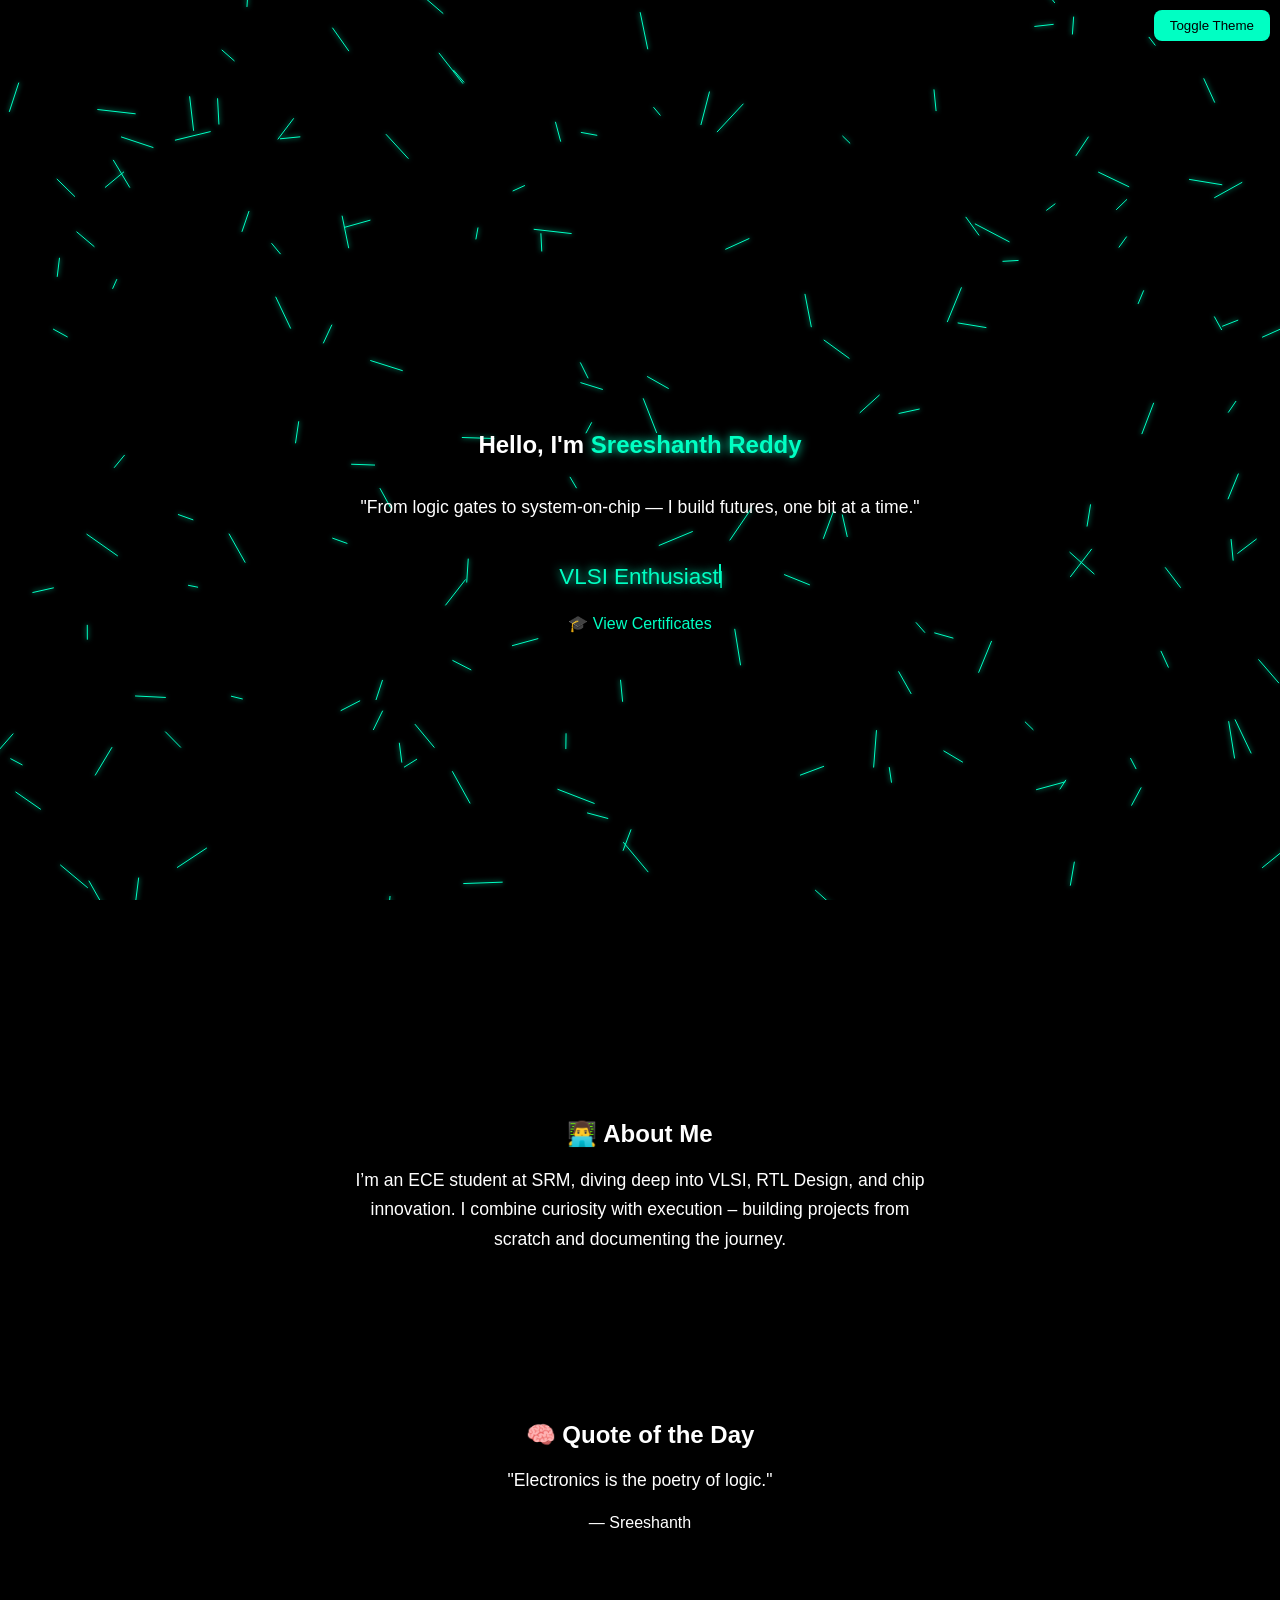
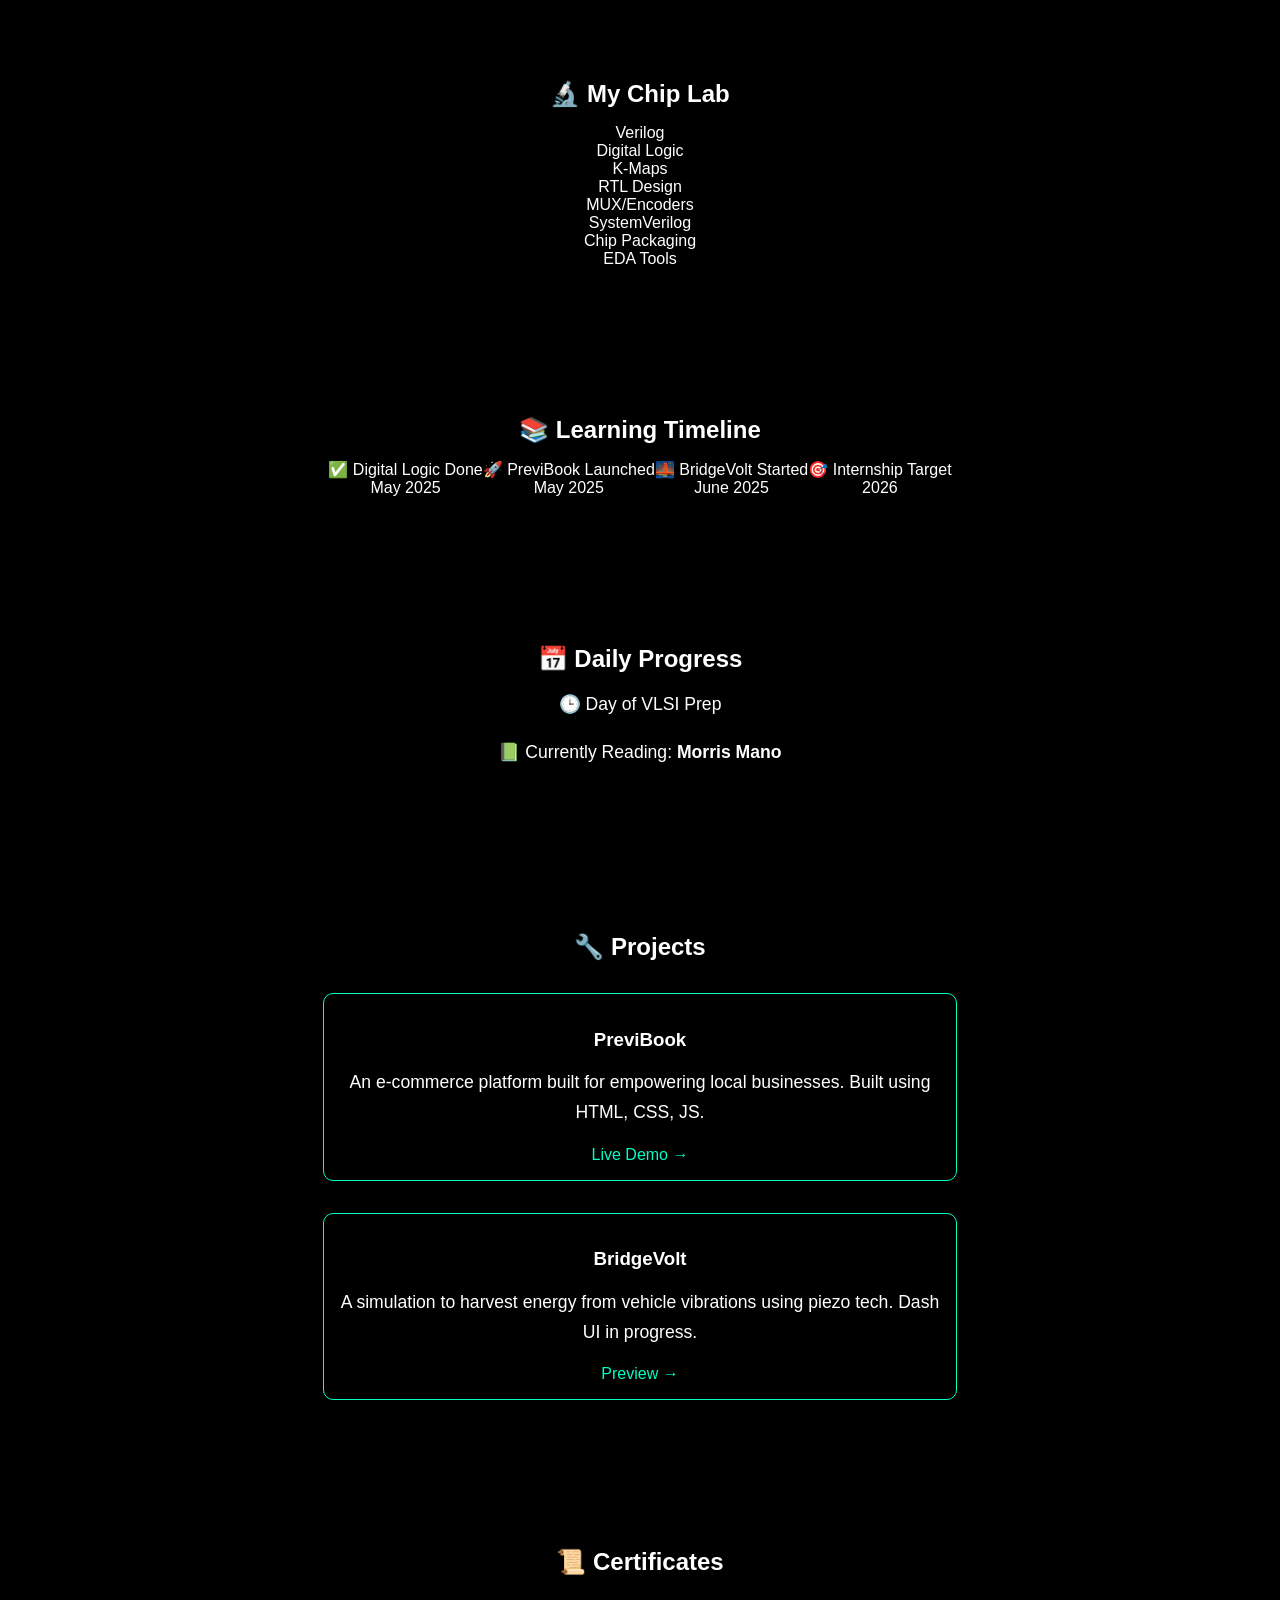
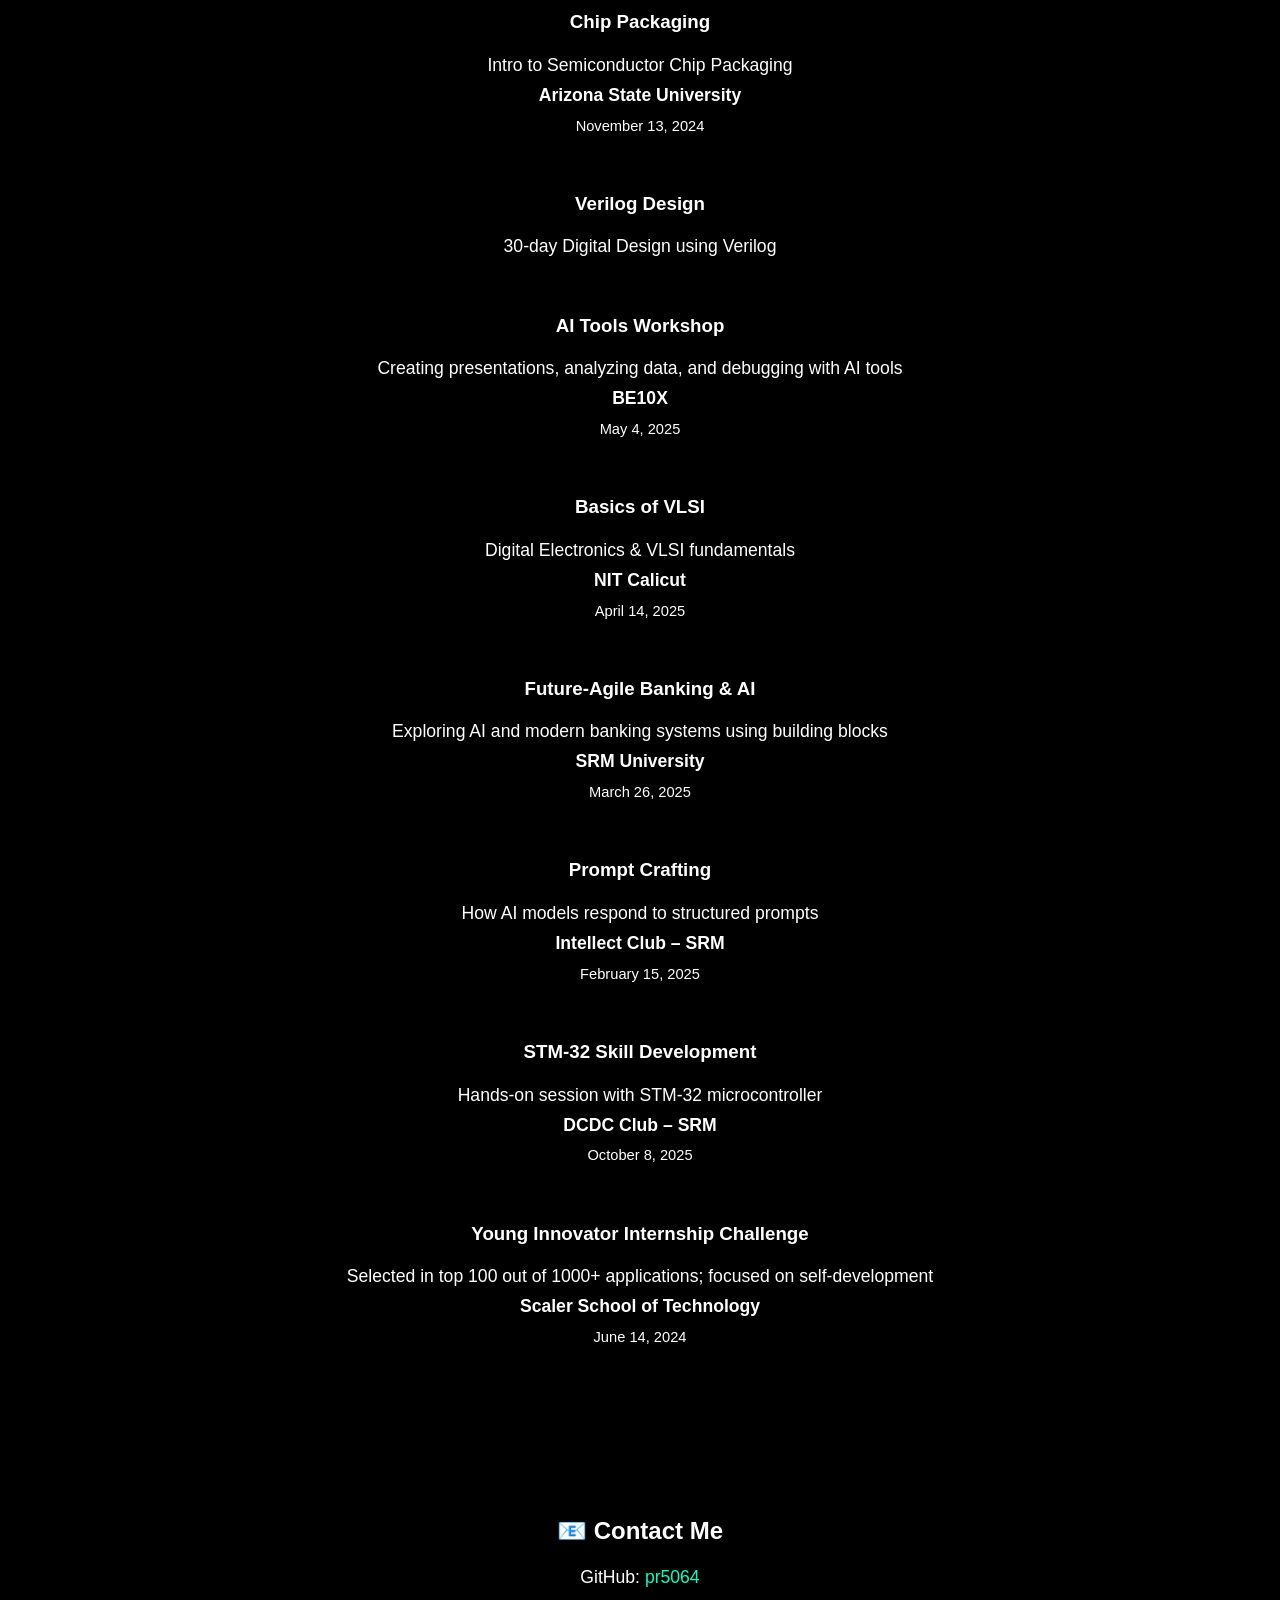
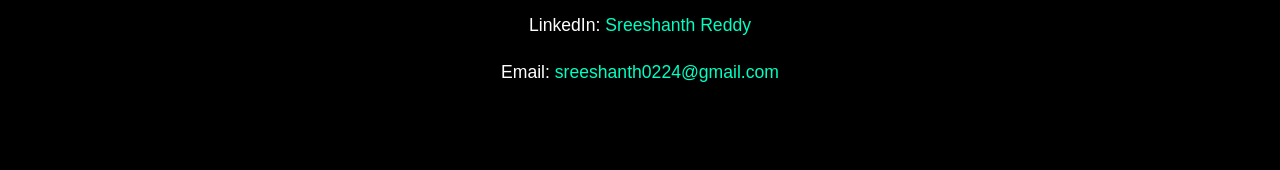
<file: index.html>
<!DOCTYPE html>
<html lang="en">
<head>
  <meta charset="UTF-8" />
  <meta name="viewport" content="width=device-width, initial-scale=1.0" />
  <title>P.SREESHANTHREDDY | Electronics Explorer</title>
  <link rel="stylesheet" href="style.css" />
  <link rel="preconnect" href="https://fonts.googleapis.com">
  <link rel="preconnect" href="https://fonts.gstatic.com" crossorigin>
  <link href="https://fonts.googleapis.com/css2?family=Orbitron:wght@500&display=swap" rel="stylesheet">
  <style>
    body {
      text-align: center;
    }
    .hero span, .about-box, .quote-card, .skill-grid, .timeline-container, .progress-box, .project-grid, .cert-grid {
      margin: 0 auto;
    }
    .quote-card, .progress-box, .about-box, .cert-card, .project-card, .timeline-item {
      max-width: 600px;
    }
    .timeline-container {
      justify-content: center;
      display: flex;
      flex-wrap: wrap;
    }
    .project-grid, .cert-grid {
      display: flex;
      flex-direction: column;
      align-items: center;
      gap: 1rem;
    }
  </style>
</head>
<body>
  <canvas id="bgCanvas"></canvas>

  <div class="toggle-container">
    <button id="themeToggle">Toggle Theme</button>
  </div>

  <section class="hero">
    <h1>Hello, I'm <span>Sreeshanth Reddy</span></h1>
    <p class="tagline">"From logic gates to system-on-chip — I build futures, one bit at a time."</p>
    <p><span class="typed-text"></span><span class="cursor">|</span></p>
    <a href="#certificates" class="cert-button">🎓 View Certificates</a>
  </section>

  <section class="about">
    <h2>👨‍💻 About Me</h2>
    <div class="about-box">
      <p>I’m an ECE student at SRM, diving deep into VLSI, RTL Design, and chip innovation. I combine curiosity with execution – building projects from scratch and documenting the journey.</p>
    </div>
  </section>

  <section class="quote">
    <h2>🧠 Quote of the Day</h2>
    <div class="quote-card">
      <p id="quoteText">"Electronics is the poetry of logic."</p>
      <span class="quote-decorator">— Sreeshanth</span>
    </div>
  </section>

  <section class="skills">
    <h2>🔬 My Chip Lab</h2>
    <div class="skill-grid">
      <div class="skill">Verilog</div>
      <div class="skill">Digital Logic</div>
      <div class="skill">K-Maps</div>
      <div class="skill">RTL Design</div>
      <div class="skill">MUX/Encoders</div>
      <div class="skill">SystemVerilog</div>
      <div class="skill">Chip Packaging</div>
      <div class="skill">EDA Tools</div>
    </div>
  </section>

  <section class="timeline">
    <h2>📚 Learning Timeline</h2>
    <div class="timeline-container">
      <div class="timeline-item">✅ Digital Logic Done<br><span>May 2025</span></div>
      <div class="timeline-item">🚀 PreviBook Launched<br><span>May 2025</span></div>
      <div class="timeline-item">🌉 BridgeVolt Started<br><span>June 2025</span></div>
      <div class="timeline-item">🎯 Internship Target<br><span>2026</span></div>
    </div>
  </section>

  <section class="tracker">
    <h2>📅 Daily Progress</h2>
    <div class="progress-box">
      <p>🕒 Day <span id="dayCount"></span> of VLSI Prep</p>
      <p>📗 Currently Reading: <strong>Morris Mano</strong></p>
    </div>
  </section>

  <section class="projects">
    <h2>🔧 Projects</h2>
    <div class="project-grid">
      <div class="project-card">
        <h3>PreviBook</h3>
        <p>An e-commerce platform built for empowering local businesses. Built using HTML, CSS, JS.</p>
        <a href="https://github.com/pr5064" target="_blank">Live Demo →</a>
      </div>
      <div class="project-card">
        <h3>BridgeVolt</h3>
        <p>A simulation to harvest energy from vehicle vibrations using piezo tech. Dash UI in progress.</p>
        <a href="#" target="_blank">Preview →</a>
      </div>
    </div>
  </section>

 <section id="certificates">
  <h2>📜 Certificates</h2>
  <div class="cert-grid">
    <div class="cert-card">
      <h3>Chip Packaging</h3>
      <p>Intro to Semiconductor Chip Packaging<br><strong>Arizona State University</strong><br><small>November 13, 2024</small></p>
    </div>
    <div class="cert-card">
      <h3>Verilog Design</h3>
      <p>30-day Digital Design using Verilog</p>
    </div>
    <div class="cert-card">
      <h3>AI Tools Workshop</h3>
      <p>Creating presentations, analyzing data, and debugging with AI tools<br><strong>BE10X</strong><br><small>May 4, 2025</small></p>
    </div>
    <div class="cert-card">
      <h3>Basics of VLSI</h3>
      <p>Digital Electronics & VLSI fundamentals<br><strong>NIT Calicut</strong><br><small>April 14, 2025</small></p>
    </div>
    <div class="cert-card">
      <h3>Future-Agile Banking & AI</h3>
      <p>Exploring AI and modern banking systems using building blocks<br><strong>SRM University</strong><br><small>March 26, 2025</small></p>
    </div>
    <div class="cert-card">
      <h3>Prompt Crafting</h3>
      <p>How AI models respond to structured prompts<br><strong>Intellect Club – SRM</strong><br><small>February 15, 2025</small></p>
    </div>
    <div class="cert-card">
      <h3>STM-32 Skill Development</h3>
      <p>Hands-on session with STM-32 microcontroller<br><strong>DCDC Club – SRM</strong><br><small>October 8, 2025</small></p>
    </div>
    <div class="cert-card">
      <h3>Young Innovator Internship Challenge</h3>
      <p>Selected in top 100 out of 1000+ applications; focused on self-development<br><strong>Scaler School of Technology</strong><br><small>June 14, 2024</small></p>
    </div>
  </div>
</section>


  <section class="contact">
    <h2>📧 Contact Me</h2>
    <p>GitHub: <a href="https://github.com/pr5064" target="_blank">pr5064</a></p>
    <p>LinkedIn: <a href="https://linkedin.com/in/p-sreeshanth-reddy-5a47761a9" target="_blank">Sreeshanth Reddy</a></p>
    <p>Email: <a href="mailto:sreeshanth0224@gmail.com">sreeshanth0224@gmail.com</a></p>
  </section>

  <script src="script.js"></script>
</body>
</html>
</file>
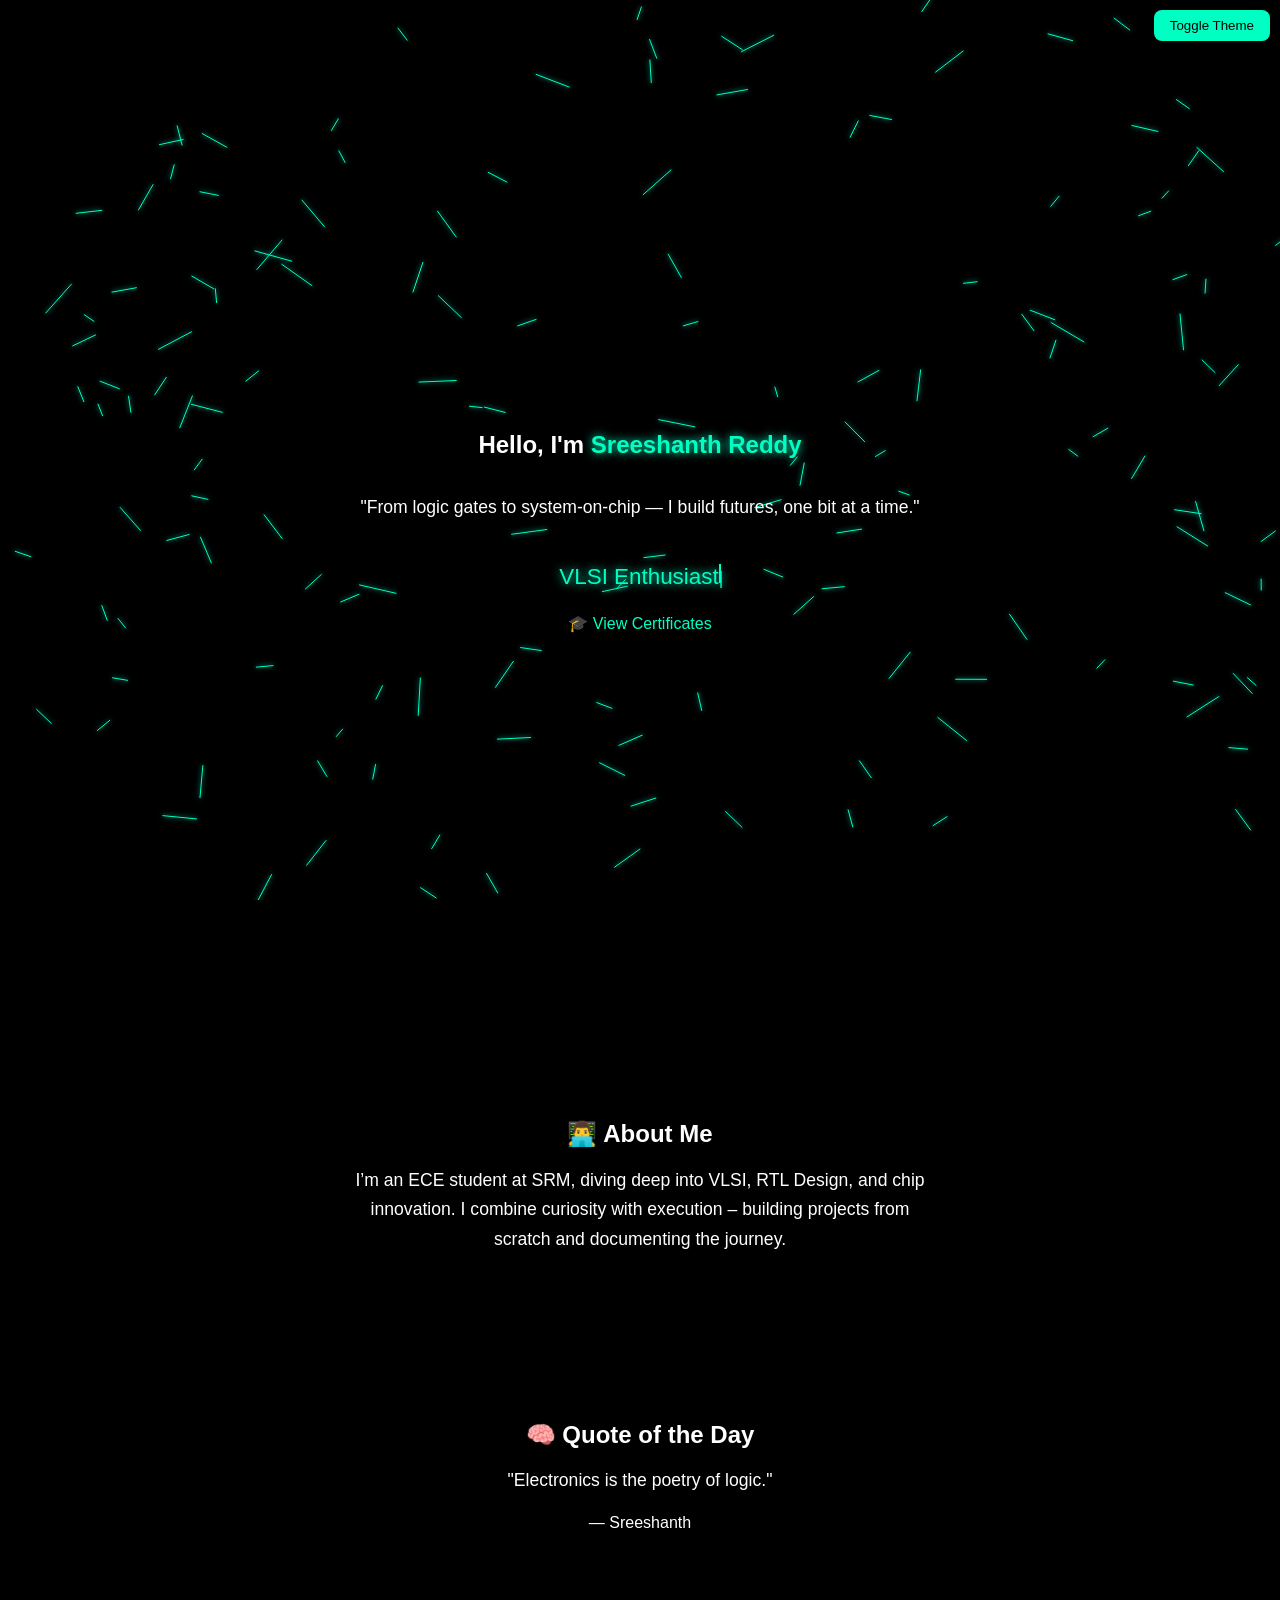
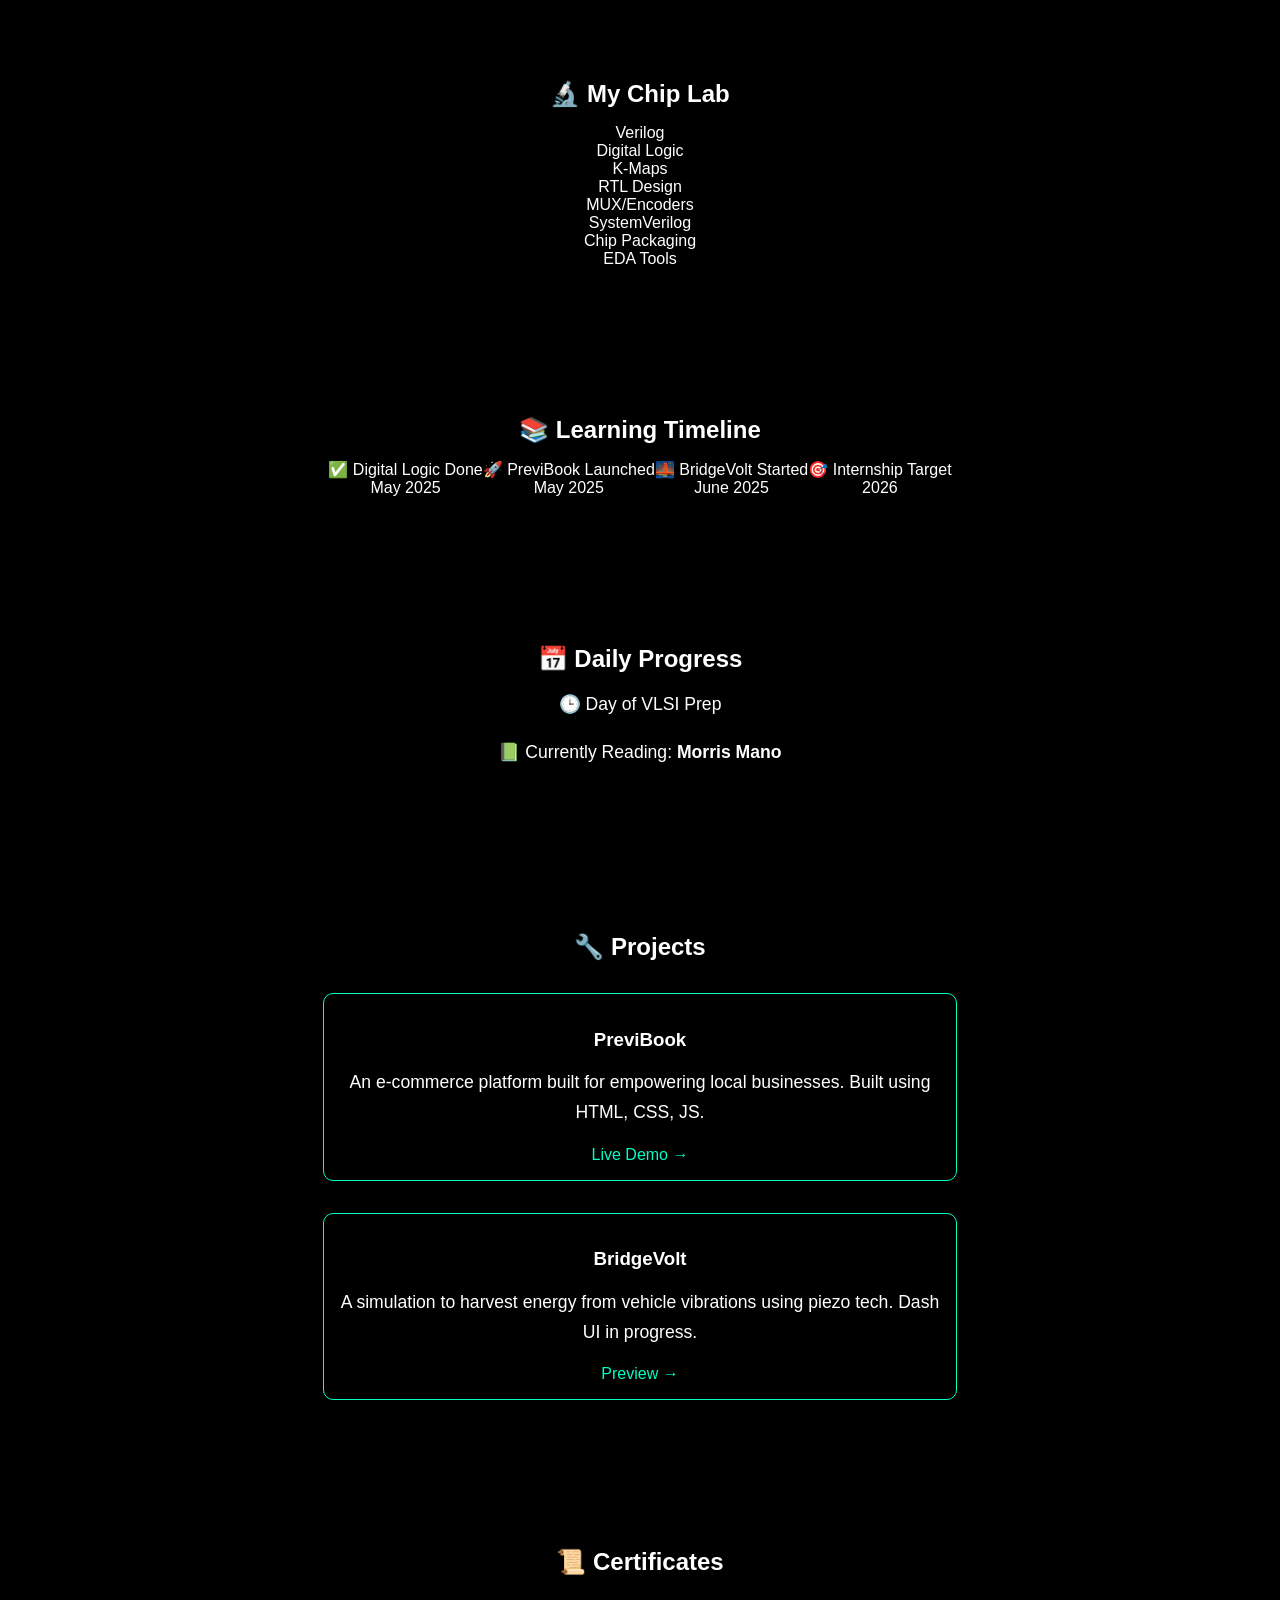
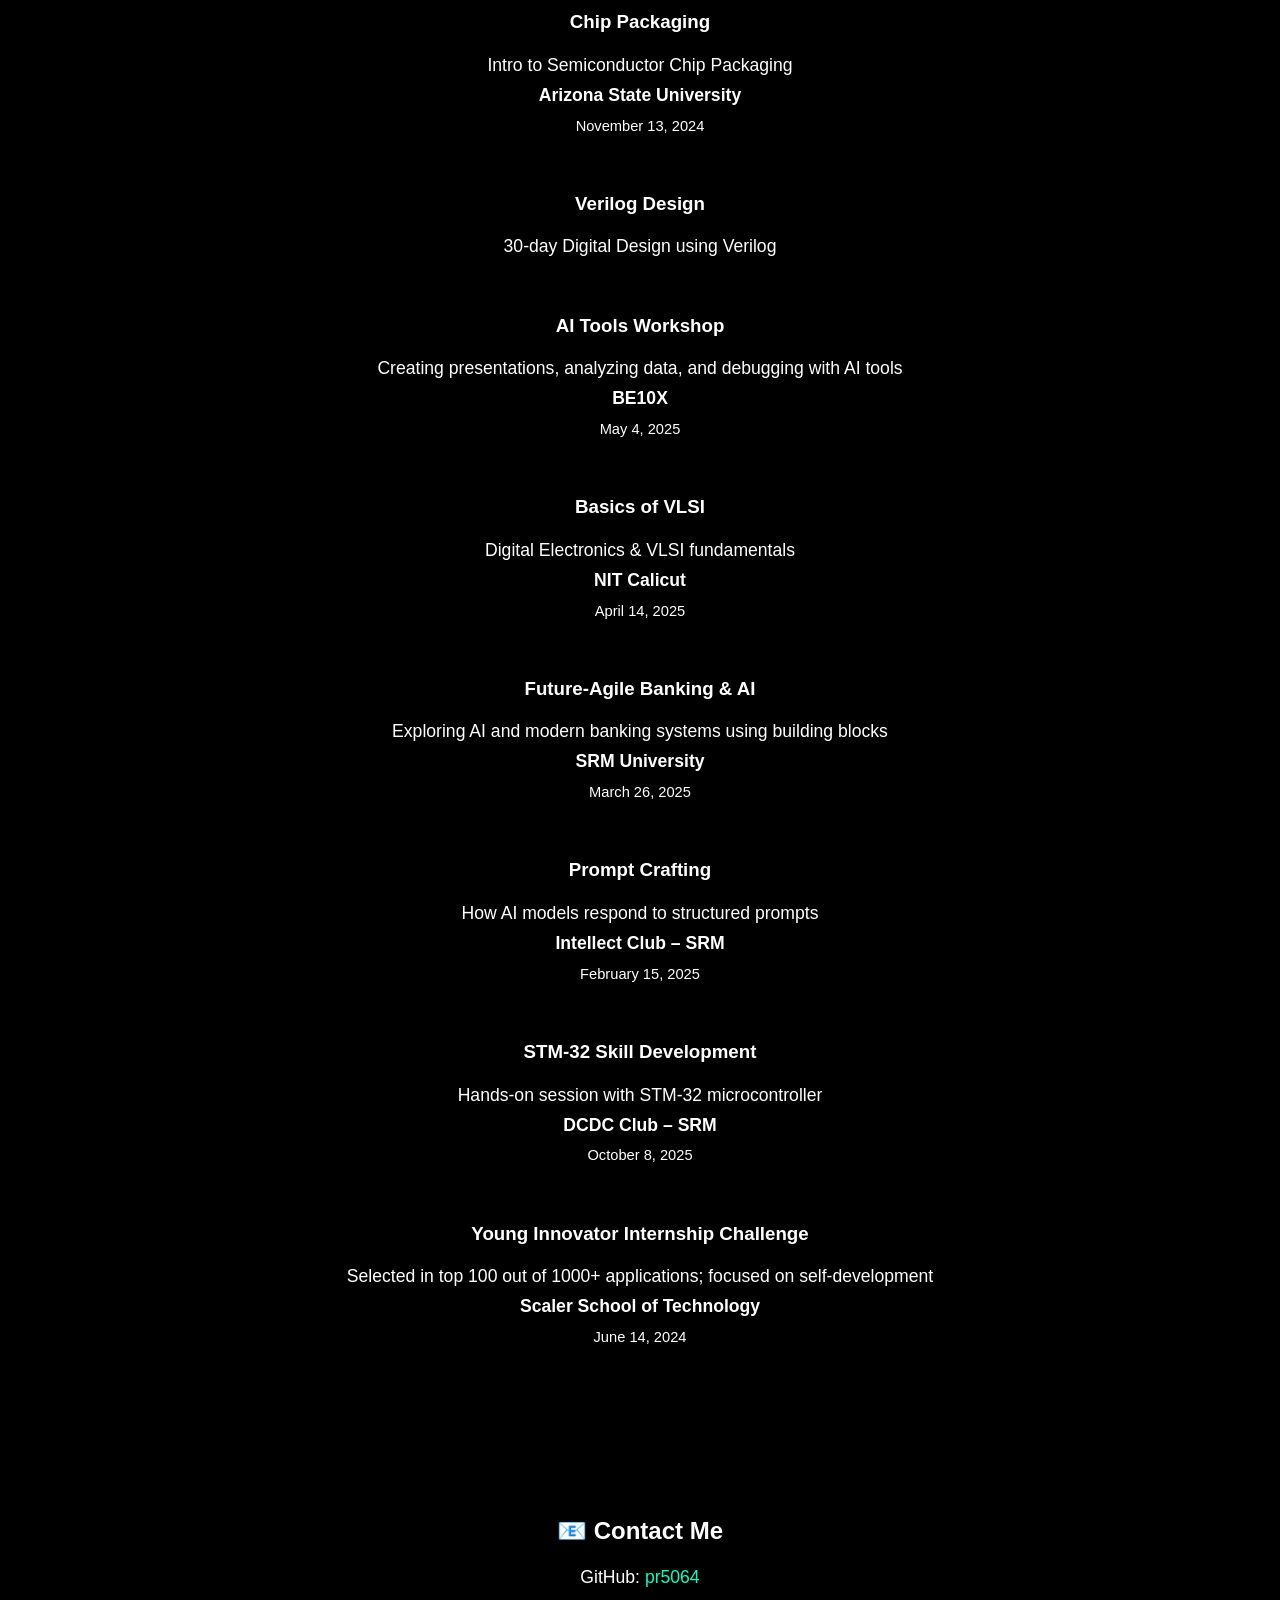
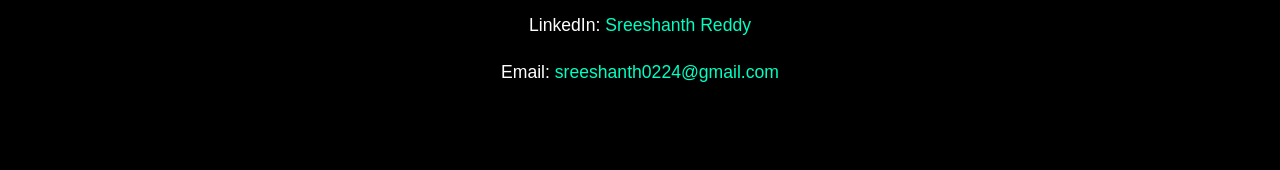
<file: protfolio/index.html>
<!DOCTYPE html>
<html lang="en">
<head>
  <meta charset="UTF-8" />
  <meta name="viewport" content="width=device-width, initial-scale=1.0" />
  <title>P.SREESHANTHREDDY | Electronics Explorer</title>
  <link rel="stylesheet" href="style.css" />
  <link rel="preconnect" href="https://fonts.googleapis.com">
  <link rel="preconnect" href="https://fonts.gstatic.com" crossorigin>
  <link href="https://fonts.googleapis.com/css2?family=Orbitron:wght@500&display=swap" rel="stylesheet">
  <style>
    body {
      text-align: center;
    }
    .hero span, .about-box, .quote-card, .skill-grid, .timeline-container, .progress-box, .project-grid, .cert-grid {
      margin: 0 auto;
    }
    .quote-card, .progress-box, .about-box, .cert-card, .project-card, .timeline-item {
      max-width: 600px;
    }
    .timeline-container {
      justify-content: center;
      display: flex;
      flex-wrap: wrap;
    }
    .project-grid, .cert-grid {
      display: flex;
      flex-direction: column;
      align-items: center;
      gap: 1rem;
    }
  </style>
</head>
<body>
  <canvas id="bgCanvas"></canvas>

  <div class="toggle-container">
    <button id="themeToggle">Toggle Theme</button>
  </div>

  <section class="hero">
    <h1>Hello, I'm <span>Sreeshanth Reddy</span></h1>
    <p class="tagline">"From logic gates to system-on-chip — I build futures, one bit at a time."</p>
    <p><span class="typed-text"></span><span class="cursor">|</span></p>
    <a href="#certificates" class="cert-button">🎓 View Certificates</a>
  </section>

  <section class="about">
    <h2>👨‍💻 About Me</h2>
    <div class="about-box">
      <p>I’m an ECE student at SRM, diving deep into VLSI, RTL Design, and chip innovation. I combine curiosity with execution – building projects from scratch and documenting the journey.</p>
    </div>
  </section>

  <section class="quote">
    <h2>🧠 Quote of the Day</h2>
    <div class="quote-card">
      <p id="quoteText">"Electronics is the poetry of logic."</p>
      <span class="quote-decorator">— Sreeshanth</span>
    </div>
  </section>

  <section class="skills">
    <h2>🔬 My Chip Lab</h2>
    <div class="skill-grid">
      <div class="skill">Verilog</div>
      <div class="skill">Digital Logic</div>
      <div class="skill">K-Maps</div>
      <div class="skill">RTL Design</div>
      <div class="skill">MUX/Encoders</div>
      <div class="skill">SystemVerilog</div>
      <div class="skill">Chip Packaging</div>
      <div class="skill">EDA Tools</div>
    </div>
  </section>

  <section class="timeline">
    <h2>📚 Learning Timeline</h2>
    <div class="timeline-container">
      <div class="timeline-item">✅ Digital Logic Done<br><span>May 2025</span></div>
      <div class="timeline-item">🚀 PreviBook Launched<br><span>May 2025</span></div>
      <div class="timeline-item">🌉 BridgeVolt Started<br><span>June 2025</span></div>
      <div class="timeline-item">🎯 Internship Target<br><span>2026</span></div>
    </div>
  </section>

  <section class="tracker">
    <h2>📅 Daily Progress</h2>
    <div class="progress-box">
      <p>🕒 Day <span id="dayCount"></span> of VLSI Prep</p>
      <p>📗 Currently Reading: <strong>Morris Mano</strong></p>
    </div>
  </section>

  <section class="projects">
    <h2>🔧 Projects</h2>
    <div class="project-grid">
      <div class="project-card">
        <h3>PreviBook</h3>
        <p>An e-commerce platform built for empowering local businesses. Built using HTML, CSS, JS.</p>
        <a href="https://github.com/pr5064" target="_blank">Live Demo →</a>
      </div>
      <div class="project-card">
        <h3>BridgeVolt</h3>
        <p>A simulation to harvest energy from vehicle vibrations using piezo tech. Dash UI in progress.</p>
        <a href="#" target="_blank">Preview →</a>
      </div>
    </div>
  </section>

 <section id="certificates">
  <h2>📜 Certificates</h2>
  <div class="cert-grid">
    <div class="cert-card">
      <h3>Chip Packaging</h3>
      <p>Intro to Semiconductor Chip Packaging<br><strong>Arizona State University</strong><br><small>November 13, 2024</small></p>
    </div>
    <div class="cert-card">
      <h3>Verilog Design</h3>
      <p>30-day Digital Design using Verilog</p>
    </div>
    <div class="cert-card">
      <h3>AI Tools Workshop</h3>
      <p>Creating presentations, analyzing data, and debugging with AI tools<br><strong>BE10X</strong><br><small>May 4, 2025</small></p>
    </div>
    <div class="cert-card">
      <h3>Basics of VLSI</h3>
      <p>Digital Electronics & VLSI fundamentals<br><strong>NIT Calicut</strong><br><small>April 14, 2025</small></p>
    </div>
    <div class="cert-card">
      <h3>Future-Agile Banking & AI</h3>
      <p>Exploring AI and modern banking systems using building blocks<br><strong>SRM University</strong><br><small>March 26, 2025</small></p>
    </div>
    <div class="cert-card">
      <h3>Prompt Crafting</h3>
      <p>How AI models respond to structured prompts<br><strong>Intellect Club – SRM</strong><br><small>February 15, 2025</small></p>
    </div>
    <div class="cert-card">
      <h3>STM-32 Skill Development</h3>
      <p>Hands-on session with STM-32 microcontroller<br><strong>DCDC Club – SRM</strong><br><small>October 8, 2025</small></p>
    </div>
    <div class="cert-card">
      <h3>Young Innovator Internship Challenge</h3>
      <p>Selected in top 100 out of 1000+ applications; focused on self-development<br><strong>Scaler School of Technology</strong><br><small>June 14, 2024</small></p>
    </div>
  </div>
</section>


  <section class="contact">
    <h2>📧 Contact Me</h2>
    <p>GitHub: <a href="https://github.com/pr5064" target="_blank">pr5064</a></p>
    <p>LinkedIn: <a href="https://linkedin.com/in/p-sreeshanth-reddy-5a47761a9" target="_blank">Sreeshanth Reddy</a></p>
    <p>Email: <a href="mailto:sreeshanth0224@gmail.com">sreeshanth0224@gmail.com</a></p>
  </section>

  <script src="script.js"></script>
</body>
</html>
</file>
<file: style.css>
:root {
  --bg: black;
  --text: white;
  --accent: #00ffc3;
}
body.light-mode {
  --bg: #f9f9f9;
  --text: #111;
  --accent: #0077ff;
}
body {
  font-family: "Segoe UI", sans-serif;
  background-color: var(--bg);
  color: var(--text);
  transition: all 0.5s ease;
  overflow-x: hidden;
  scroll-snap-type: y mandatory;
}
canvas#bgCanvas {
  position: fixed;
  top: 0;
  left: 0;
  z-index: 0;
}
section {
  padding: 4rem;
  scroll-snap-align: start;
  position: relative;
  z-index: 2;
}
.hero {
  min-height: 100vh;
  display: flex;
  flex-direction: column;
  justify-content: center;
  text-align: center;
}
.hero span {
  color: var(--accent);
  text-shadow: 0 0 10px var(--accent);
}
.about, .timeline, .projects, .contact {
  background-color: rgba(0, 0, 0, 0.6);
  margin: 2rem auto;
  padding: 2rem;
  border-radius: 20px;
  max-width: 800px;
}
h1, h2, h3 {
  margin-bottom: 1rem;
}
p, li {
  line-height: 1.7;
  font-size: 1.1rem;
}
a {
  color: var(--accent);
  text-decoration: none;
}
.project-card {
  border: 1px solid var(--accent);
  background-color: rgba(0, 0, 0, 0.4);
  border-radius: 10px;
  padding: 1rem;
  margin-top: 1rem;
}
.toggle-container {
  position: fixed;
  top: 10px;
  right: 10px;
  z-index: 5;
}
#themeToggle {
  background: var(--accent);
  color: var(--bg);
  border: none;
  padding: 0.5rem 1rem;
  border-radius: 8px;
  cursor: pointer;
}
.typed-text {
  font-size: 1.4rem;
  color: var(--accent);
}
.cursor {
  display: inline-block;
  background-color: var(--accent);
  width: 2px;
  height: 1.2rem;
  animation: blink 0.7s infinite;
}
@keyframes blink {
  0%, 50% { opacity: 1; }
  51%, 100% { opacity: 0; }
}
</file>
<file: protfolio/style.css>
:root {
  --bg: black;
  --text: white;
  --accent: #00ffc3;
}
body.light-mode {
  --bg: #f9f9f9;
  --text: #111;
  --accent: #0077ff;
}
body {
  font-family: "Segoe UI", sans-serif;
  background-color: var(--bg);
  color: var(--text);
  transition: all 0.5s ease;
  overflow-x: hidden;
  scroll-snap-type: y mandatory;
}
canvas#bgCanvas {
  position: fixed;
  top: 0;
  left: 0;
  z-index: 0;
}
section {
  padding: 4rem;
  scroll-snap-align: start;
  position: relative;
  z-index: 2;
}
.hero {
  min-height: 100vh;
  display: flex;
  flex-direction: column;
  justify-content: center;
  text-align: center;
}
.hero span {
  color: var(--accent);
  text-shadow: 0 0 10px var(--accent);
}
.about, .timeline, .projects, .contact {
  background-color: rgba(0, 0, 0, 0.6);
  margin: 2rem auto;
  padding: 2rem;
  border-radius: 20px;
  max-width: 800px;
}
h1, h2, h3 {
  margin-bottom: 1rem;
}
p, li {
  line-height: 1.7;
  font-size: 1.1rem;
}
a {
  color: var(--accent);
  text-decoration: none;
}
.project-card {
  border: 1px solid var(--accent);
  background-color: rgba(0, 0, 0, 0.4);
  border-radius: 10px;
  padding: 1rem;
  margin-top: 1rem;
}
.toggle-container {
  position: fixed;
  top: 10px;
  right: 10px;
  z-index: 5;
}
#themeToggle {
  background: var(--accent);
  color: var(--bg);
  border: none;
  padding: 0.5rem 1rem;
  border-radius: 8px;
  cursor: pointer;
}
.typed-text {
  font-size: 1.4rem;
  color: var(--accent);
}
.cursor {
  display: inline-block;
  background-color: var(--accent);
  width: 2px;
  height: 1.2rem;
  animation: blink 0.7s infinite;
}
@keyframes blink {
  0%, 50% { opacity: 1; }
  51%, 100% { opacity: 0; }
}
</file>
